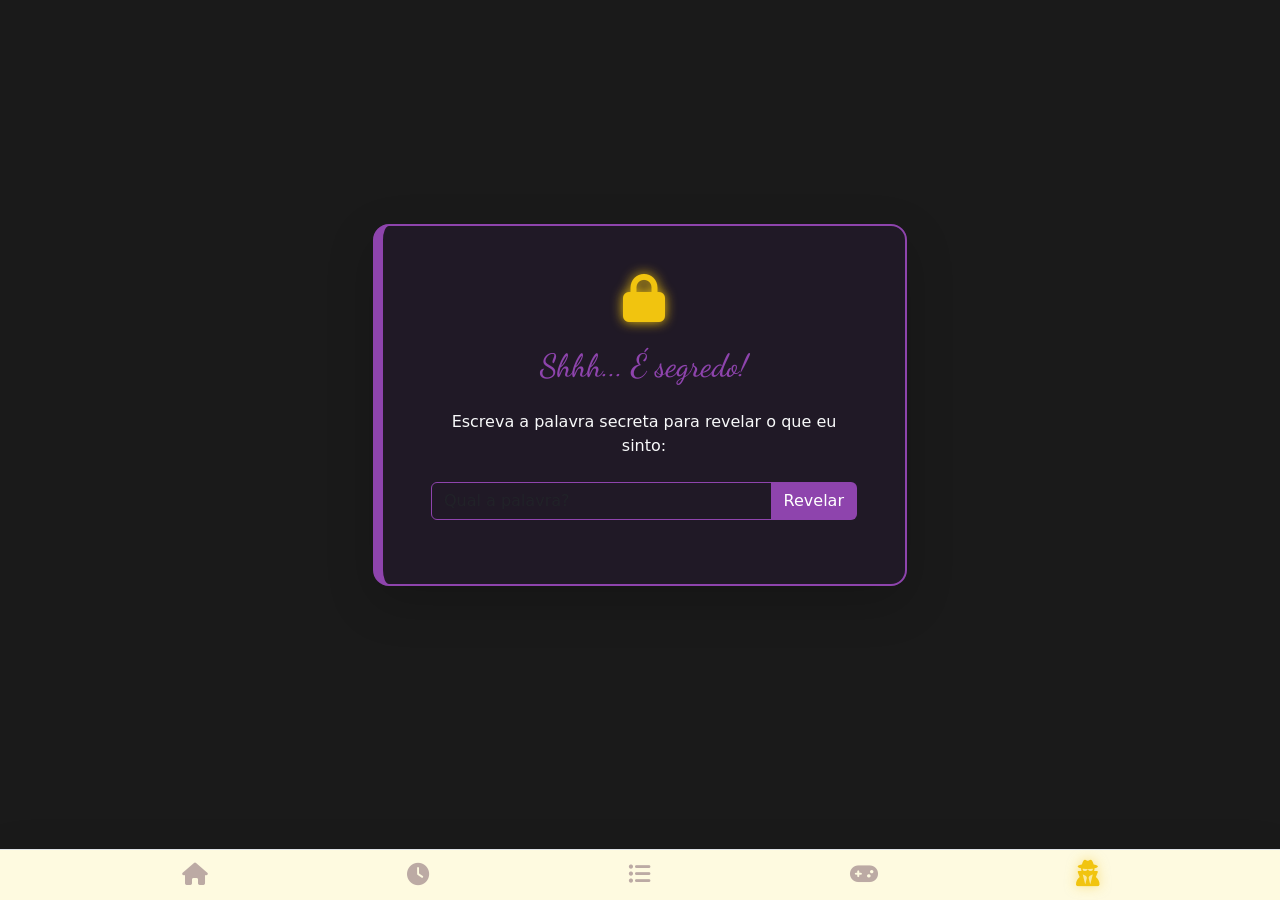
<file: secreto.html>
<!DOCTYPE html>
<html lang="pt-br">
<head>
    <meta charset="UTF-8">
    <meta name="viewport" content="width=device-width, initial-scale=1.0">
    <title>Meu Segredo 💛</title>
    <link href="https://cdn.jsdelivr.net/npm/bootstrap@5.3.0/dist/css/bootstrap.min.css" rel="stylesheet">
    <link href="https://fonts.googleapis.com/css2?family=Dancing+Script:wght@700&family=Montserrat:wght@300;400;700&display=swap" rel="stylesheet">
    <link rel="stylesheet" href="https://cdnjs.cloudflare.com/ajax/libs/font-awesome/6.0.0/css/all.min.css">
    <link rel="stylesheet" href="style.css">
</head>
<body class="bg-dark-love">
    <!-- Camada de frases e corações flutuantes -->
    <div id="secret-effects-container" class="secret-effects-layer"></div>

    <div class="container d-flex align-items-center justify-content-center" style="min-height: 90vh; position: relative; z-index: 30;">
        <div class="row justify-content-center w-100">
            <div class="col-md-8 col-lg-6">
                <!-- CARD CENTRAL DARK -->
                <div id="unlock-card" class="message-card shadow-lg p-5 rounded-4 text-center dark-glass animate-float">
                    <div class="mb-4">
                        <i class="fas fa-lock color-yellow-gold fa-3x heart-beat"></i>
                    </div>
                    <h2 class="font-love color-purple mb-4">Shhh... É segredo!</h2>
                    <p class="text-light mb-4">Escreva a palavra secreta para revelar o que eu sinto:</p>
                    
                    <div class="input-group mb-3 custom-input-group">
                        <input type="text" id="secret-word" class="form-control bg-transparent text-light border-purple" placeholder="Qual a palavra?">
                        <button class="btn btn-purple" onclick="revelarSegredo()">Revelar</button>
                    </div>
                </div>
            </div>
        </div>
    </div>

    <!-- FRASE EM TELA CHEIA (INICIALMENTE ESCONDIDA) -->
    <div id="full-screen-secret" class="full-screen-reveal d-none">
        <div class="reveal-content text-center p-4">
            <h1 class="font-love text-yellow-gold">
                "Eu te amo daqui até a lua em passos de tartaruga.<span class="heart-beat">💛</span>"
            </h1>
            <i class="fas fa-turtle fa-3x text-purple mt-4"></i>
            <br>
            <button class="btn btn-outline-light mt-5" onclick="fecharSegredo()">Voltar</button>
        </div>
    </div>

    <!-- HUB INFERIOR (MANTÉM O PADRÃO ORIGINAL) -->
    <nav class="navbar fixed-bottom bg-hub border-top shadow-lg">
        <div class="container d-flex justify-content-around">
            <a href="index.html" class="nav-btn"><i class="fas fa-home"></i></a>
            <a href="tempo.html" class="nav-btn"><i class="fas fa-clock"></i></a>
            <a href="motivos.html" class="nav-btn"><i class="fas fa-list-ul"></i></a>
            <a href="quiz.html" class="nav-btn"><i class="fas fa-gamepad"></i></a>
            <a href="secreto.html" class="nav-btn active"><i class="fas fa-user-secret"></i></a>
        </div>
    </nav>

    <!-- Bloqueio Global -->
<div id="global-lock-overlay" class="lock-overlay">
    <div class="lock-content text-center">
        <i class="fas fa-lock fa-3x color-purple mb-4 heart-beat"></i>
        <h1 class="font-love color-purple">Aguarde o momento especial...</h1>
        <div id="main-countdown" class="countdown-badge shadow-lg mt-3">
            <span id="lock-timer">00d 00h 00m 00s</span>
        </div>
    </div>
</div>

<!-- Envolva todo o conteúdo original (incluindo o Hub) em uma div de conteúdo -->
<div id="site-content" style="display: none;">
    <!-- Todo o seu código anterior aqui (Container, Modais, Hub, etc) -->
</div>

    <script src="script.js"></script>
</body>
</html>
</file>
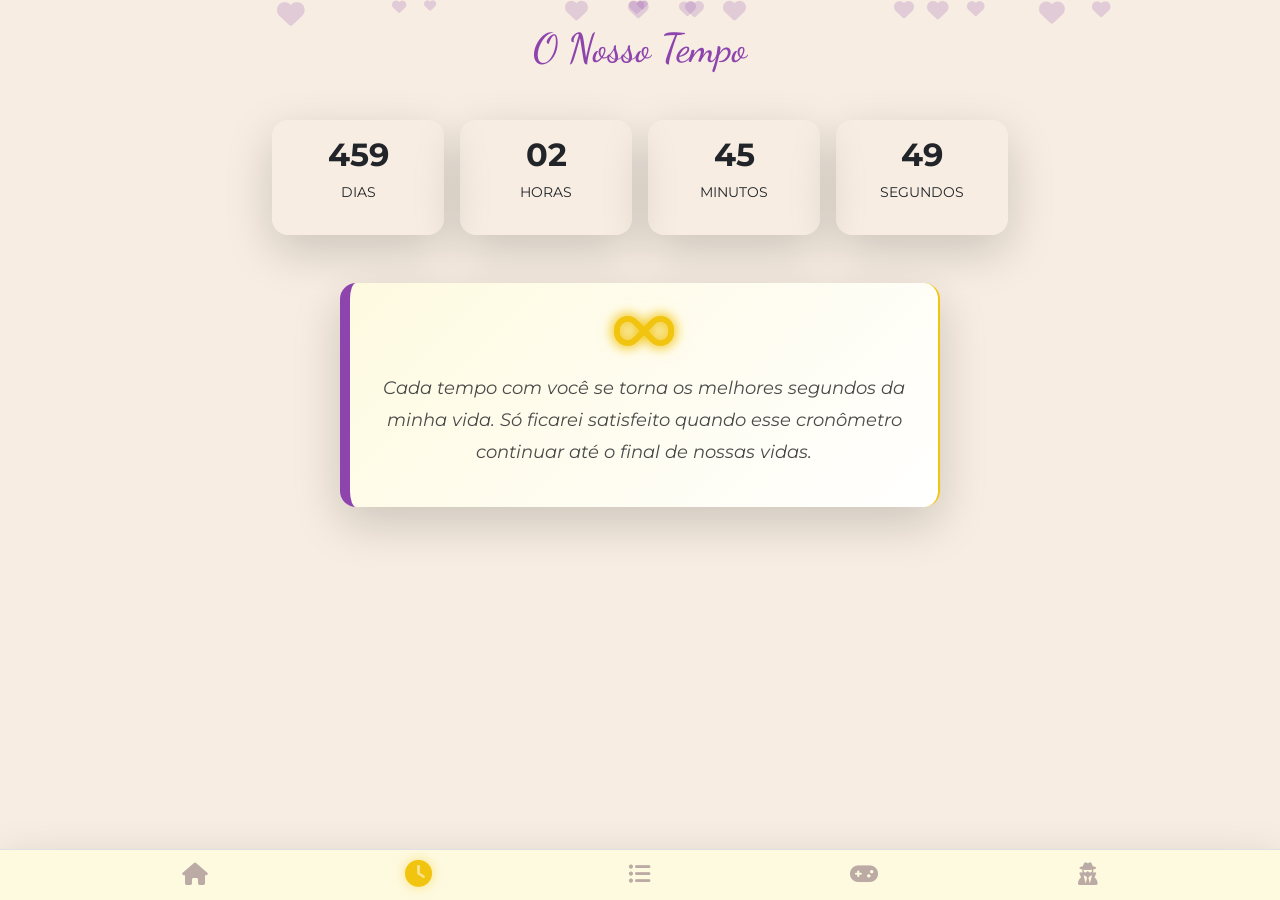
<file: tempo.html>
<!DOCTYPE html>
<html lang="pt-br">
<head>
    <meta charset="UTF-8">
    <meta name="viewport" content="width=device-width, initial-scale=1.0">
    <title>Nosso Tempo Juntos 💛</title>
    <link href="https://cdn.jsdelivr.net/npm/bootstrap@5.3.0/dist/css/bootstrap.min.css" rel="stylesheet">
    <link href="https://fonts.googleapis.com/css2?family=Dancing+Script:wght@700&family=Montserrat:wght@300;400;700&display=swap" rel="stylesheet">
    <link rel="stylesheet" href="https://cdnjs.cloudflare.com/ajax/libs/font-awesome/6.0.0/css/all.min.css">
    <link rel="stylesheet" href="style.css">
</head>
<body class="bg-comfort">
    <div class="floating-hearts" id="hearts-container"></div>

    <div class="container py-4 mb-5 position-relative" style="z-index: 10;">
        <header class="text-center mb-5">
            <h1 class="font-love color-purple animate-float">O Nosso Tempo</h1>
        </header>

        <div class="row justify-content-center text-center">
            <div class="col-12 col-md-8">
                <!-- CRONÔMETRO PROGRESSIVO -->
                <div class="row g-3 mb-5">
                    <div class="col-6 col-md-3">
                        <div class="timer-card shadow-lg p-3 rounded-4 bg-card-custom">
                            <h2 id="total-days" class="fw-bold color-purple">0</h2>
                            <p class="small text-uppercase">Dias</p>
                        </div>
                    </div>
                    <div class="col-6 col-md-3">
                        <div class="timer-card shadow-lg p-3 rounded-4 bg-card-custom">
                            <h2 id="total-hours" class="fw-bold color-purple">0</h2>
                            <p class="small text-uppercase">Horas</p>
                        </div>
                    </div>
                    <div class="col-6 col-md-3">
                        <div class="timer-card shadow-lg p-3 rounded-4 bg-card-custom">
                            <h2 id="total-minutes" class="fw-bold color-purple">0</h2>
                            <p class="small text-uppercase">Minutos</p>
                        </div>
                    </div>
                    <div class="col-6 col-md-3">
                        <div class="timer-card shadow-lg p-3 rounded-4 bg-card-custom">
                            <h2 id="total-seconds" class="fw-bold color-purple">0</h2>
                            <p class="small text-uppercase">Segundos</p>
                        </div>
                    </div>
                </div>
                
                <!-- TEXTO COM ESTILO DA SEGUNDA IMAGEM -->
                <div class="message-card shadow-lg p-4 rounded-4 mx-auto" style="max-width: 600px;">
                    <div class="text-center mb-3">
                        <i class="fas fa-infinity fa-3x heart-beat" style="color: var(--yellow-gold); filter: drop-shadow(0 0 5px rgba(241, 196, 15, 0.6));"></i>
                    </div>
                    <p class="highlight-text text-center">
                        Cada tempo com você se torna os melhores segundos da minha vida. Só ficarei satisfeito quando esse cronômetro continuar até o final de nossas vidas.
                    </p>
                </div>
            </div>
        </div>
    </div>

    <!-- HUB INFERIOR -->
    <nav class="navbar fixed-bottom bg-hub border-top shadow-lg">
        <div class="container d-flex justify-content-around">
            <a href="index.html" class="nav-btn"><i class="fas fa-home"></i></a>
            <a href="tempo.html" class="nav-btn active"><i class="fas fa-clock"></i></a>
            <a href="motivos.html" class="nav-btn"><i class="fas fa-list-ul"></i></a>
            <a href="quiz.html" class="nav-btn"><i class="fas fa-gamepad"></i></a>
            <a href="secreto.html" class="nav-btn"><i class="fas fa-user-secret"></i></a>
        </div>
    </nav>

    <!-- Bloqueio Global -->
<div id="global-lock-overlay" class="lock-overlay">
    <div class="lock-content text-center">
        <i class="fas fa-lock fa-3x color-purple mb-4 heart-beat"></i>
        <h1 class="font-love color-purple">Aguarde o momento especial...</h1>
        <div id="main-countdown" class="countdown-badge shadow-lg mt-3">
            <span id="lock-timer">00d 00h 00m 00s</span>
        </div>
    </div>
</div>

<!-- Envolva todo o conteúdo original (incluindo o Hub) em uma div de conteúdo -->
<div id="site-content" style="display: none;">
    <!-- Todo o seu código anterior aqui (Container, Modais, Hub, etc) -->
</div>

    <script src="https://cdn.jsdelivr.net/npm/bootstrap@5.3.0/dist/js/bootstrap.bundle.min.js"></script>
    <script src="script.js"></script>
</body>
</html>
</file>
<file: style.css>
:root {
    --purple: #8e44ad;
    --purple-deep: #6c3483;
    --yellow-pastel: #fff9c4;
    --yellow-gold: #f1c40f;
    --bg-comfort: #f7ede2;
    --card-custom: #fefae0;
}

body.bg-comfort { background-color: var(--bg-comfort); font-family: 'Montserrat', sans-serif; margin: 0; padding: 0; overflow-x: hidden; }
.font-love { font-family: 'Dancing Script', cursive; color: var(--purple); }

.animate-float { animation: float 3s ease-in-out infinite; }
@keyframes float { 0%, 100% { transform: translateY(0); } 50% { transform: translateY(-10px); } }

/* CORREÇÃO DO TAMANHO DAS IMAGENS */
.carousel-img-fix {
    height: 450px !important; /* Altura fixa para evitar que o texto suba/desça */
    object-fit: cover;        /* Faz a foto preencher o quadro sem esticar */
    border-radius: 8px;
}

/* Ajuste para telas menores (Celulares) */
@media (max-width: 768px) {
    .carousel-img-fix {
        height: 350px !important;
    }
}

.message-card {
    background: linear-gradient(135deg, var(--card-custom) 0%, #fff 100%);
    border-left: 8px solid var(--purple);
    border-right: 2px solid var(--yellow-gold);
    transition: transform 0.3s ease;
    position: relative;
    text-align: justify;
}

.highlight-text {
    font-size: 1.1rem;
    line-height: 1.8;
    color: #4a4a4a;
    font-style: italic;
}

.heart-beat { display: inline-block; color: var(--yellow-gold); animation: heartBeat 1.2s ease-in-out infinite; text-shadow: 0 0 12px var(--yellow-gold); }
@keyframes heartBeat { 0% { transform: scale(1); } 15% { transform: scale(1.3); } 30% { transform: scale(1); } 45% { transform: scale(1.3); } 70% { transform: scale(1); } }

.floating-hearts { position: fixed; top: 0; left: 0; width: 100%; height: 100%; pointer-events: none; z-index: 1; }
.heart-particle { position: absolute; color: rgba(142, 68, 173, 0.2); animation: moveUp 10s linear infinite; }
@keyframes moveUp { 0% { transform: translateY(110vh) rotate(0deg); opacity: 1; } 100% { transform: translateY(-10vh) rotate(360deg); opacity: 0; } }

.countdown-badge { background: var(--yellow-pastel); border: 2px solid var(--yellow-gold); display: inline-block; padding: 10px 20px; border-radius: 50px; color: #5d4037; font-weight: bold; }

.instagram-post { position: relative; cursor: pointer; transition: 0.3s; background: white; padding: 10px; border-radius: 12px; border: 3px solid var(--purple); }
.post-overlay { position: absolute; top: 0; left: 0; width: 100%; height: 100%; background: rgba(142, 68, 173, 0.4); display: flex; align-items: center; justify-content: center; color: white; opacity: 0; transition: 0.3s; border-radius: 12px; }
.instagram-post:hover .post-overlay { opacity: 1; }

.bg-hub { background-color: var(--card-custom) !important; }
.nav-btn { font-size: 1.4rem; color: #bcaaa4; text-decoration: none; transition: 0.3s; }
.nav-btn.active { color: var(--yellow-gold) !important; transform: scale(1.2); filter: drop-shadow(0 0 5px rgba(241, 196, 15, 0.5)); }

.insta-modal { display: none; position: fixed; top: 0; left: 0; width: 100%; height: 100%; background: rgba(0,0,0,0.85); z-index: 9999; }
.modal-content-insta { position: relative; background: var(--card-custom); margin: 5vh auto; width: 95%; max-width: 900px; height: 85vh; border-radius: 4px; overflow: hidden; border: 3px solid var(--purple); }
.img-contain { height: 100%; width: 100%; object-fit: contain; }
.close-modal { position: absolute; right: 20px; top: 10px; color: white; font-size: 40px; cursor: pointer; z-index: 10001; }

.heart-pop { position: absolute; top: 50%; left: 50%; transform: translate(-50%, -50%) scale(0); color: white; font-size: 8rem; opacity: 0; pointer-events: none; z-index: 100; }
.heart-pop.animate { animation: popEffect 1s ease-out forwards; }
@keyframes popEffect { 0% { transform: translate(-50%, -50%) scale(0); opacity: 0; } 30% { transform: translate(-50%, -50%) scale(1.2); opacity: 0.9; } 100% { transform: translate(-50%, -50%) scale(0.8); opacity: 0; } }

.btn-action { background: none; border: none; padding: 0; font-size: 1.5rem; color: #262626; cursor: pointer; }
.avatar-img { width: 32px; height: 32px; object-fit: cover; border-radius: 50%; border: 2px solid var(--yellow-gold); }

#motivos

/* Camada de adjetivos */
.adjectives-layer {
    position: fixed;
    top: 0;
    left: 0;
    width: 100%;
    height: 100%;
    pointer-events: none;
    z-index: 5;
}

.adjective-item {
    position: absolute;
    font-family: 'Dancing Script', cursive;
    color: var(--purple);
    opacity: 0;
    font-size: 1.2rem;
    white-space: nowrap;
    animation: fadeInOut 4s ease-in-out infinite;
    filter: drop-shadow(0 0 2px var(--yellow-pastel));
}

@keyframes fadeInOut {
    0%, 100% { opacity: 0; transform: translateY(0); }
    20%, 80% { opacity: 0.4; } /* Opacidade baixa para não poluir visualmente */
    50% { opacity: 0.6; transform: translateY(-20px); }
}

/* Garante que o card central fique acima dos adjetivos */
.message-card {
    background: linear-gradient(135deg, var(--card-custom) 0%, #fff 100%) !important;
    border-left: 10px solid var(--purple) !important;
    z-index: 25;
}

/* CONTROLE DE MUSICA */
.player-controls {
    display: flex;
    flex-direction: column;
    align-items: center;
    width: 100%;
}

/* Container dos botões inferiores */
.controls-row {
    display: flex;
    align-items: center;
    justify-content: center;
    gap: 25px;
    width: 100%;
}

.btn-control-secondary {
    background: transparent !important;
    border: none !important;
    outline: none !important;
    box-shadow: none !important;
    color: var(--purple);
    font-size: 1.4rem;
    cursor: pointer;
    padding: 0;
    display: flex;
    align-items: center;
    justify-content: center;
    transition: 0.3s;
}

.btn-control-secondary:focus, 
.btn-control-secondary:active {
    outline: none !important;
    border: none !important;
}

.btn-play-main {
    background: var(--purple);
    color: white;
    border: none;
    width: 60px;
    height: 60px;
    border-radius: 50%;
    display: flex;
    align-items: center;
    justify-content: center;
    font-size: 1.5rem;
    box-shadow: 0 4px 15px rgba(142, 68, 173, 0.3);
}


/* QUIZZZZZZ */
.btn-quiz-option {
    background-color: var(--card-custom);
    border: 2px solid var(--purple);
    color: var(--purple-deep);
    font-weight: 600;
    padding: 15px;
    transition: all 0.3s ease;
    border-radius: 12px;
}

.btn-quiz-option:hover {
    background-color: var(--purple);
    color: white;
    transform: scale(1.02);
}

.btn-purple-outline {
    border: 2px solid var(--purple);
    color: var(--purple);
    font-weight: bold;
}

/* Efeito Triste */
#result-container {
    margin-bottom: 100px; /* Espaço para o Hub respirar */
    transition: filter 1s ease;
}

/* Efeito cinza apenas para o cartão */
.grayscale { 
    filter: grayscale(100%); 
}
.shake { animation: shake 0.5s infinite; }

@keyframes shake {
    0% { transform: translate(1px, 1px) rotate(0deg); }
    10% { transform: translate(-1px, -2px) rotate(-1deg); }
    100% { transform: translate(1px, -2px) rotate(-1deg); }
}

/* SEGREDO */

/* Estilo Dark para a Página 5 */
.bg-dark-love {
    background-color: #1a1a1a;
    background-image: radial-gradient(circleAt center, #2c1a3a 0%, #121212 100%);
    min-height: 100vh;
    overflow: hidden;
}

.dark-glass {
    background: rgba(44, 26, 58, 0.4) !important;
    backdrop-filter: blur(10px);
    border: 2px solid var(--purple) !important;
    border-left: 10px solid var(--purple) !important;
}

.secret-effects-layer {
    position: fixed;
    top: 0; left: 0; width: 100%; height: 100%;
    pointer-events: none;
    z-index: 5;
}

.floating-phrase {
    position: absolute;
    font-family: 'Montserrat', sans-serif;
    color: var(--purple);
    font-weight: bold;
    opacity: 0;
    white-space: nowrap;
    animation: floatSecret 6s linear infinite;
}

@keyframes floatSecret {
    0% { transform: translateY(110vh) scale(0.8); opacity: 0; }
    20% { opacity: 0.3; }
    80% { opacity: 0.3; }
    100% { transform: translateY(-10vh) scale(1.1); opacity: 0; }
}

/* Revelação em Tela Cheia */
.full-screen-reveal {
    position: fixed;
    top: 0; left: 0; width: 100%; height: 100%;
    background: rgba(0, 0, 0, 0.95);
    z-index: 10000;
    display: flex;
    align-items: center;
    justify-content: center;
    animation: fadeIn 1s forwards;
}

.reveal-content h1 {
    font-size: 4rem;
    filter: drop-shadow(0 0 15px var(--yellow-gold));
}

.border-purple { border-color: var(--purple) !important; }
.btn-purple { background-color: var(--purple); color: white; }

/* BLOQUEIO */
.lock-overlay {
    position: fixed;
    top: 0; left: 0; width: 100%; height: 100%;
    background-color: var(--bg-comfort);
    z-index: 20000; /* Acima de tudo */
    display: flex;
    align-items: center;
    justify-content: center;
}

.lock-content {
    padding: 2rem;
    background: var(--card-custom);
    border-radius: 30px;
    border: 3px solid var(--purple);
    box-shadow: 0 15px 35px rgba(0,0,0,0.1);
}

/* Garante que o Hub não apareça antes da hora */
#site-content {
    transition: opacity 1s ease-in;
}
</file>
